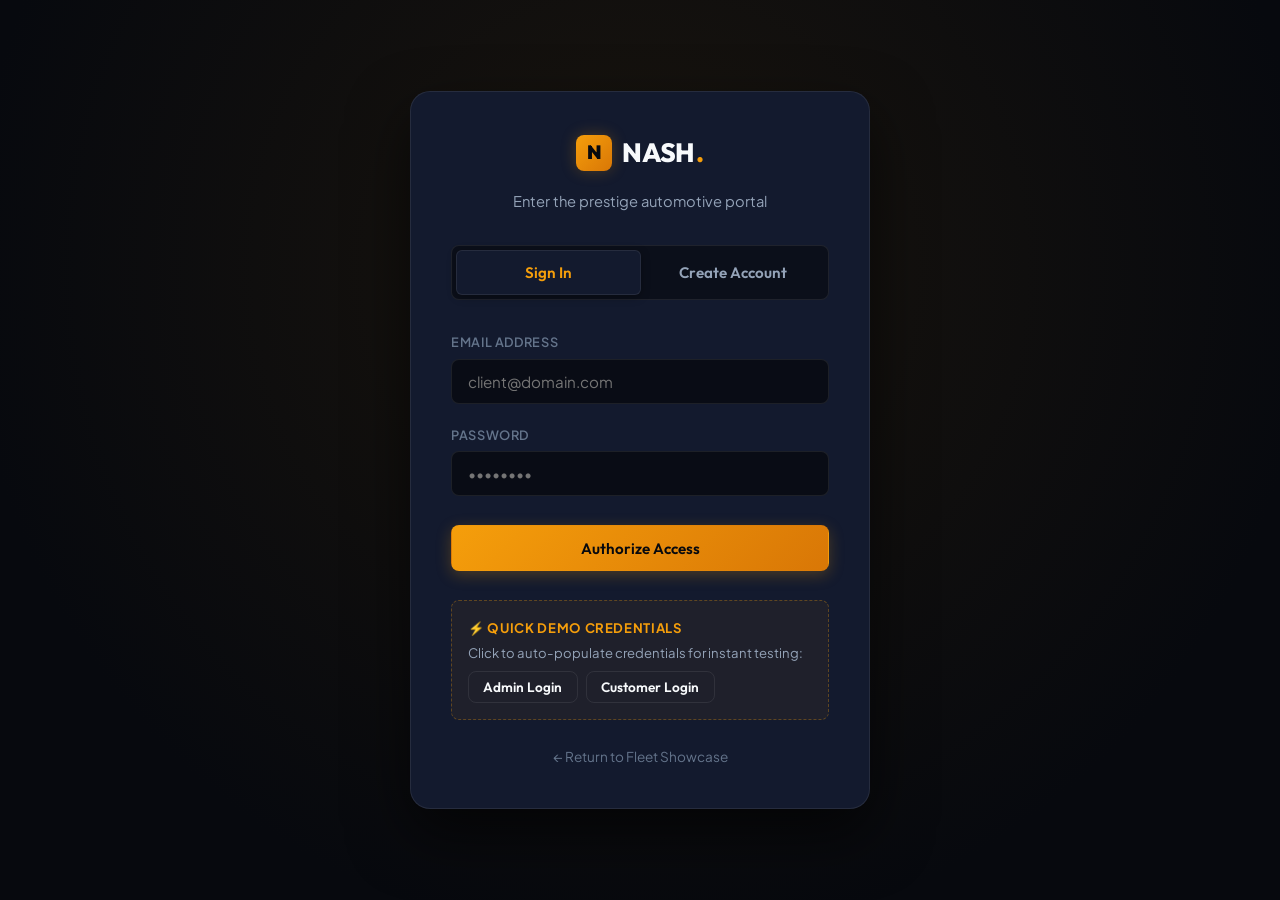
<file: backend/target/classes/static/admin.html>
<!DOCTYPE html>
<html lang="en">
<head>
    <meta charset="UTF-8">
    <meta name="viewport" content="width=device-width, initial-scale=1.0">
    <title>Executive Admin Console | Nash Car Rentals</title>
    <link rel="stylesheet" href="css/style.css">
    <link rel="stylesheet" href="css/admin.css">
    <link rel="preconnect" href="https://fonts.googleapis.com">
    <link rel="preconnect" href="https://fonts.gstatic.com" crossorigin>
</head>
<body>

    <div class="admin-layout">
        <!-- Sidebar -->
        <aside class="admin-sidebar">
            <div class="sidebar-brand">
                <div class="brand-icon">N</div>
                <div>
                    <span class="brand-name" style="font-weight: 800; font-size: 1.25rem;">NASH</span>
                    <span class="brand-accent" style="font-size: 0.75rem; text-transform: uppercase; display: block; color: var(--accent-cyan);">Control Panel</span>
                </div>
            </div>

            <ul class="sidebar-menu">
                <li class="sidebar-link active" data-section="overview">
                    <span>📊</span>
                    <span>Overview & Metrics</span>
                </li>
                <li class="sidebar-link" data-section="fleet">
                    <span>🏎️</span>
                    <span>Fleet Inventory</span>
                </li>
                <li class="sidebar-link" data-section="bookings">
                    <span>📋</span>
                    <span>Rental Bookings</span>
                </li>
            </ul>

            <div class="sidebar-footer">
                <a href="index.html" class="btn btn-outline btn-sm" style="width: 100%; justify-content: flex-start;">
                    <span>&larr;</span> <span>Showroom</span>
                </a>
                <button id="admin-logout-btn" class="btn btn-danger btn-sm" style="width: 100%; justify-content: flex-start;">
                    <span>🚪</span> <span>Sign Out</span>
                </button>
            </div>
        </aside>

        <!-- Main Content Area -->
        <main class="admin-main">
            <!-- Topbar -->
            <div class="admin-topbar">
                <div class="admin-title-wrap">
                    <h1>Executive Command</h1>
                    <p>Live operational telemetry and luxury fleet resource management.</p>
                </div>
                <div>
                    <button id="btn-add-car" class="btn btn-primary">
                        <span>+ Add New Vehicle</span>
                    </button>
                </div>
            </div>

            <!-- Summary KPI Metric Cards -->
            <div class="stats-grid">
                <div class="stat-card">
                    <div class="stat-icon-wrap stat-icon-revenue">💰</div>
                    <div class="stat-title">Gross Revenue</div>
                    <div class="stat-number" id="stat-revenue">$0.00</div>
                </div>

                <div class="stat-card">
                    <div class="stat-icon-wrap stat-icon-rentals">⚡</div>
                    <div class="stat-title">Active Rentals</div>
                    <div class="stat-number" id="stat-active-rentals">0</div>
                </div>

                <div class="stat-card">
                    <div class="stat-icon-wrap stat-icon-fleet">✨</div>
                    <div class="stat-title">Available Fleet</div>
                    <div class="stat-number" id="stat-available-fleet">0</div>
                </div>

                <div class="stat-card">
                    <div class="stat-icon-wrap stat-icon-pending">🏁</div>
                    <div class="stat-title">Total Vehicles</div>
                    <div class="stat-number" id="stat-total-fleet">0</div>
                </div>
            </div>

            <!-- SECTION 1: OVERVIEW -->
            <section class="admin-section active" id="section-overview">
                <div class="section-actions-bar">
                    <h2 style="font-size: 1.4rem;">Recent Operations</h2>
                    <span style="color: var(--text-muted); font-size: 0.88rem;">Live system sync enabled</span>
                </div>

                <!-- Combined Summary Card -->
                <div style="background: var(--bg-card); border: 1px solid var(--border-color); border-radius: var(--radius-md); padding: 2rem; margin-bottom: 2rem;">
                    <h3 style="margin-bottom: 0.5rem; font-size: 1.2rem;">Quick Operations Guide</h3>
                    <p style="color: var(--text-secondary); max-width: 800px; margin-bottom: 1.5rem; line-height: 1.6;">
                        From this executive terminal, managers can inspect incoming reservations, approve or reject customer applications, deploy newly acquired exotic inventory, and monitor gross revenue.
                    </p>
                    <div style="display: flex; gap: 1rem; flex-wrap: wrap;">
                        <button class="btn btn-outline btn-sm" onclick="document.querySelector('[data-section=\'bookings\']').click()">Review Rental Requests</button>
                        <button class="btn btn-outline btn-sm" onclick="document.querySelector('[data-section=\'fleet\']').click()">Manage Fleet Inventory</button>
                    </div>
                </div>
            </section>

            <!-- SECTION 2: FLEET INVENTORY -->
            <section class="admin-section" id="section-fleet">
                <div class="section-actions-bar">
                    <h2 style="font-size: 1.4rem;">Fleet Inventory Management</h2>
                </div>

                <div class="table-card">
                    <div class="table-responsive">
                        <table class="admin-table">
                            <thead>
                                <tr>
                                    <th>ID</th>
                                    <th>Vehicle</th>
                                    <th>Category</th>
                                    <th>Daily Rate</th>
                                    <th>Status</th>
                                    <th>Actions</th>
                                </tr>
                            </thead>
                            <tbody id="fleet-table-body">
                                <!-- Populated dynamically by admin.js -->
                            </tbody>
                        </table>
                    </div>
                </div>
            </section>

            <!-- SECTION 3: BOOKINGS -->
            <section class="admin-section" id="section-bookings">
                <div class="section-actions-bar">
                    <h2 style="font-size: 1.4rem;">Rental Applications & Bookings</h2>
                    
                    <div class="category-pills">
                        <button class="pill-btn booking-filter-btn active" data-status="ALL">All Requests</button>
                        <button class="pill-btn booking-filter-btn" data-status="PENDING">Pending</button>
                        <button class="pill-btn booking-filter-btn" data-status="CONFIRMED">Confirmed</button>
                        <button class="pill-btn booking-filter-btn" data-status="COMPLETED">Completed</button>
                        <button class="pill-btn booking-filter-btn" data-status="CANCELLED">Cancelled</button>
                    </div>
                </div>

                <div class="table-card">
                    <div class="table-responsive">
                        <table class="admin-table">
                            <thead>
                                <tr>
                                    <th>Booking ID</th>
                                    <th>Client</th>
                                    <th>Vehicle</th>
                                    <th>Dates</th>
                                    <th>Total</th>
                                    <th>Status</th>
                                    <th>Actions</th>
                                </tr>
                            </thead>
                            <tbody id="bookings-table-body">
                                <!-- Populated dynamically by admin.js -->
                            </tbody>
                        </table>
                    </div>
                </div>
            </section>
        </main>
    </div>

    <!-- Add / Edit Car Modal -->
    <div class="modal-overlay" id="car-modal">
        <div class="modal-content" style="max-width: 680px;">
            <button class="modal-close" id="car-modal-close">&times;</button>
            <h2 class="modal-title" id="car-modal-title">Add New Fleet Vehicle</h2>
            <p class="modal-desc">Enter vehicle specifications to register it into active showroom rotation.</p>

            <form id="car-form">
                <div class="form-grid">
                    <div class="form-group">
                        <label style="display: block; font-size: 0.8rem; font-weight: 600; color: var(--text-muted); margin-bottom: 6px;">BRAND / MAKE</label>
                        <input type="text" id="car-brand" class="input-field" placeholder="e.g. Porsche" required>
                    </div>

                    <div class="form-group">
                        <label style="display: block; font-size: 0.8rem; font-weight: 600; color: var(--text-muted); margin-bottom: 6px;">MODEL</label>
                        <input type="text" id="car-model" class="input-field" placeholder="e.g. 911 GT3 RS" required>
                    </div>

                    <div class="form-group">
                        <label style="display: block; font-size: 0.8rem; font-weight: 600; color: var(--text-muted); margin-bottom: 6px;">MODEL YEAR</label>
                        <input type="number" id="car-year" class="input-field" placeholder="2024" min="1990" max="2030" required>
                    </div>

                    <div class="form-group">
                        <label style="display: block; font-size: 0.8rem; font-weight: 600; color: var(--text-muted); margin-bottom: 6px;">CATEGORY</label>
                        <select id="car-category" class="select-field" required>
                            <option value="Sports">Sports</option>
                            <option value="Luxury">Luxury</option>
                            <option value="SUV">SUV</option>
                            <option value="Sedan">Sedan</option>
                        </select>
                    </div>

                    <div class="form-group">
                        <label style="display: block; font-size: 0.8rem; font-weight: 600; color: var(--text-muted); margin-bottom: 6px;">DAILY RATE ($ USD)</label>
                        <input type="number" id="car-daily-rate" class="input-field" step="0.01" min="1" placeholder="850.00" required>
                    </div>

                    <div class="form-group">
                        <label style="display: block; font-size: 0.8rem; font-weight: 600; color: var(--text-muted); margin-bottom: 6px;">INITIAL STATUS</label>
                        <select id="car-status" class="select-field" required>
                            <option value="AVAILABLE">AVAILABLE</option>
                            <option value="RENTED">RENTED</option>
                            <option value="MAINTENANCE">MAINTENANCE</option>
                        </select>
                    </div>

                    <div class="form-group form-group-full">
                        <label style="display: block; font-size: 0.8rem; font-weight: 600; color: var(--text-muted); margin-bottom: 6px;">IMAGE URL (UNSPLASH OR CDN)</label>
                        <input type="url" id="car-image-url" class="input-field" placeholder="https://images.unsplash.com/photo-..." required>
                    </div>

                    <div class="form-group">
                        <label style="display: block; font-size: 0.8rem; font-weight: 600; color: var(--text-muted); margin-bottom: 6px;">TRANSMISSION</label>
                        <input type="text" id="car-transmission" class="input-field" placeholder="Automatic (PDK)" value="Automatic">
                    </div>

                    <div class="form-group">
                        <label style="display: block; font-size: 0.8rem; font-weight: 600; color: var(--text-muted); margin-bottom: 6px;">FUEL TYPE</label>
                        <input type="text" id="car-fuel" class="input-field" placeholder="Petrol / Electric / Hybrid" value="Petrol">
                    </div>

                    <div class="form-group">
                        <label style="display: block; font-size: 0.8rem; font-weight: 600; color: var(--text-muted); margin-bottom: 6px;">SEATING CAPACITY</label>
                        <input type="number" id="car-seats" class="input-field" placeholder="2" min="1" max="10" value="5">
                    </div>
                </div>

                <div class="form-actions">
                    <button type="button" id="car-modal-cancel" class="btn btn-outline">Cancel</button>
                    <button type="submit" class="btn btn-primary">Save Vehicle</button>
                </div>
            </form>
        </div>
    </div>

    <!-- Scripts -->
    <script src="js/api.js"></script>
    <script src="js/admin.js"></script>
</body>
</html>
</file>
<file: backend/target/classes/static/css/style.css>
/* -------------------------------------------------------------
   NASH CAR RENTALS - GLOBAL STYLESHEET
   Aesthetic: Dark, Sleek, Precision Luxury Automotive
   ------------------------------------------------------------- */

@import url('https://fonts.googleapis.com/css2?family=Outfit:wght@300;400;500;600;700;800&family=Plus+Jakarta+Sans:wght@300;400;500;600;700&display=swap');

:root {
    --bg-primary: #07090e;
    --bg-secondary: #0d121f;
    --bg-surface: #131a2e;
    --bg-card: rgba(19, 26, 46, 0.7);
    --bg-card-hover: rgba(28, 38, 66, 0.85);

    --border-color: rgba(255, 255, 255, 0.08);
    --border-focus: rgba(245, 158, 11, 0.6);

    --accent-amber: #f59e0b;
    --accent-amber-glow: rgba(245, 158, 11, 0.25);
    --accent-gold: #fbbf24;
    --accent-cyan: #06b6d4;
    --accent-red: #ef4444;
    --accent-green: #10b981;

    --text-primary: #f8fafc;
    --text-secondary: #94a3b8;
    --text-muted: #64748b;

    --font-heading: 'Outfit', sans-serif;
    --font-body: 'Plus Jakarta Sans', sans-serif;

    --radius-sm: 8px;
    --radius-md: 14px;
    --radius-lg: 20px;
    --radius-full: 9999px;

    --shadow-subtle: 0 4px 20px rgba(0, 0, 0, 0.4);
    --shadow-glow: 0 0 25px rgba(245, 158, 11, 0.25);
    --transition: all 0.25s cubic-bezier(0.16, 1, 0.3, 1);
}

*, *::before, *::after {
    box-sizing: border-box;
    margin: 0;
    padding: 0;
}

body {
    background-color: var(--bg-primary);
    color: var(--text-primary);
    font-family: var(--font-body);
    font-size: 15px;
    line-height: 1.6;
    overflow-x: hidden;
    min-height: 100vh;
}

/* Typography */
h1, h2, h3, h4, h5, h6 {
    font-family: var(--font-heading);
    color: var(--text-primary);
    font-weight: 700;
    letter-spacing: -0.02em;
}

a {
    color: inherit;
    text-decoration: none;
    transition: var(--transition);
}

/* Header & Navbar */
.header {
    position: sticky;
    top: 0;
    z-index: 100;
    backdrop-filter: blur(16px);
    -webkit-backdrop-filter: blur(16px);
    background: rgba(7, 9, 14, 0.85);
    border-bottom: 1px solid var(--border-color);
}

.nav-container {
    max-width: 1320px;
    margin: 0 auto;
    padding: 1.1rem 2rem;
    display: flex;
    align-items: center;
    justify-content: space-between;
}

.brand-logo {
    display: flex;
    align-items: center;
    gap: 10px;
    font-family: var(--font-heading);
    font-size: 1.65rem;
    font-weight: 800;
    letter-spacing: -0.03em;
}

.brand-icon {
    width: 36px;
    height: 36px;
    background: linear-gradient(135deg, var(--accent-amber), #d97706);
    border-radius: var(--radius-sm);
    display: flex;
    align-items: center;
    justify-content: center;
    color: #07090e;
    font-weight: 900;
    font-size: 1.2rem;
    box-shadow: 0 0 15px var(--accent-amber-glow);
}

.brand-name {
    color: var(--text-primary);
}

.brand-accent {
    color: var(--accent-amber);
    margin-left: 2px;
}

.nav-links {
    display: flex;
    align-items: center;
    gap: 2rem;
    list-style: none;
}

.nav-links a {
    color: var(--text-secondary);
    font-size: 0.95rem;
    font-weight: 500;
}

.nav-links a:hover, .nav-links a.active {
    color: var(--text-primary);
}

.nav-auth {
    display: flex;
    align-items: center;
    gap: 1rem;
}

/* Buttons */
.btn {
    display: inline-flex;
    align-items: center;
    justify-content: center;
    gap: 8px;
    padding: 0.65rem 1.4rem;
    border-radius: var(--radius-sm);
    font-family: var(--font-heading);
    font-size: 0.95rem;
    font-weight: 600;
    cursor: pointer;
    transition: var(--transition);
    border: 1px solid transparent;
    text-decoration: none;
}

.btn-primary {
    background: linear-gradient(135deg, var(--accent-amber), #d97706);
    color: #07090e;
    box-shadow: 0 4px 15px var(--accent-amber-glow);
}

.btn-primary:hover {
    transform: translateY(-2px);
    box-shadow: 0 6px 22px rgba(245, 158, 11, 0.4);
    background: linear-gradient(135deg, #fbbf24, #f59e0b);
}

.btn-outline {
    background: transparent;
    border: 1px solid var(--border-color);
    color: var(--text-primary);
}

.btn-outline:hover {
    border-color: var(--accent-amber);
    color: var(--accent-amber);
    background: rgba(245, 158, 11, 0.05);
}

.btn-admin {
    background: rgba(6, 182, 212, 0.12);
    border: 1px solid rgba(6, 182, 212, 0.4);
    color: var(--accent-cyan);
}

.btn-admin:hover {
    background: rgba(6, 182, 212, 0.25);
    color: #fff;
    box-shadow: 0 0 15px rgba(6, 182, 212, 0.3);
}

.btn-sm {
    padding: 0.4rem 0.9rem;
    font-size: 0.85rem;
}

.btn-danger {
    background: rgba(239, 68, 68, 0.15);
    border: 1px solid rgba(239, 68, 68, 0.4);
    color: #f87171;
}

.btn-danger:hover {
    background: var(--accent-red);
    color: #fff;
}

.btn-success {
    background: rgba(16, 185, 129, 0.15);
    border: 1px solid rgba(16, 185, 129, 0.4);
    color: #34d399;
}

.btn-success:hover {
    background: var(--accent-green);
    color: #fff;
}

/* Hero Section */
.hero {
    position: relative;
    padding: 5.5rem 2rem 4rem;
    overflow: hidden;
    background: radial-gradient(circle at 50% 20%, rgba(245, 158, 11, 0.08) 0%, rgba(7, 9, 14, 0) 70%);
}

.hero-content {
    max-width: 1000px;
    margin: 0 auto;
    text-align: center;
}

.hero-tag {
    display: inline-flex;
    align-items: center;
    gap: 8px;
    padding: 0.35rem 1rem;
    background: rgba(245, 158, 11, 0.1);
    border: 1px solid rgba(245, 158, 11, 0.3);
    border-radius: var(--radius-full);
    color: var(--accent-amber);
    font-size: 0.85rem;
    font-weight: 600;
    text-transform: uppercase;
    letter-spacing: 0.06em;
    margin-bottom: 1.5rem;
}

.hero-title {
    font-size: 3.8rem;
    line-height: 1.1;
    margin-bottom: 1.5rem;
    background: linear-gradient(180deg, #ffffff 30%, #94a3b8 100%);
    -webkit-background-clip: text;
    -webkit-text-fill-color: transparent;
}

.hero-subtitle {
    color: var(--text-secondary);
    font-size: 1.15rem;
    max-width: 650px;
    margin: 0 auto 3rem;
}

/* Quick Filter / Search Bar */
.filter-bar-card {
    max-width: 1100px;
    margin: -1.5rem auto 3rem;
    padding: 1.5rem;
    background: var(--bg-card);
    backdrop-filter: blur(20px);
    border: 1px solid var(--border-color);
    border-radius: var(--radius-lg);
    box-shadow: var(--shadow-subtle);
    position: relative;
    z-index: 20;
}

.filter-grid {
    display: grid;
    grid-template-columns: 2fr 1.5fr 1.5fr auto;
    gap: 1rem;
    align-items: center;
}

.filter-group {
    display: flex;
    flex-direction: column;
    gap: 6px;
}

.filter-group label {
    font-size: 0.8rem;
    font-weight: 600;
    color: var(--text-muted);
    text-transform: uppercase;
    letter-spacing: 0.05em;
}

.input-field, .select-field {
    width: 100%;
    padding: 0.75rem 1rem;
    background: rgba(7, 9, 14, 0.75);
    border: 1px solid var(--border-color);
    border-radius: var(--radius-sm);
    color: var(--text-primary);
    font-family: var(--font-body);
    font-size: 0.95rem;
    outline: none;
    transition: var(--transition);
}

.input-field:focus, .select-field:focus {
    border-color: var(--accent-amber);
    box-shadow: 0 0 0 3px rgba(245, 158, 11, 0.15);
}

/* Fleet Showcase Section */
.section-fleet {
    max-width: 1320px;
    margin: 0 auto;
    padding: 2rem 2rem 5rem;
}

.section-header {
    display: flex;
    justify-content: space-between;
    align-items: flex-end;
    margin-bottom: 2.2rem;
    flex-wrap: wrap;
    gap: 1rem;
}

.section-title {
    font-size: 2.2rem;
    color: var(--text-primary);
}

.section-desc {
    color: var(--text-secondary);
    margin-top: 0.35rem;
}

/* Category Filter Pills */
.category-pills {
    display: flex;
    gap: 0.65rem;
    flex-wrap: wrap;
}

.pill-btn {
    background: var(--bg-surface);
    border: 1px solid var(--border-color);
    color: var(--text-secondary);
    padding: 0.5rem 1.1rem;
    border-radius: var(--radius-full);
    font-size: 0.9rem;
    font-weight: 500;
    cursor: pointer;
    transition: var(--transition);
}

.pill-btn:hover {
    color: var(--text-primary);
    border-color: rgba(255, 255, 255, 0.2);
}

.pill-btn.active {
    background: var(--accent-amber);
    border-color: var(--accent-amber);
    color: #07090e;
    font-weight: 700;
    box-shadow: 0 2px 10px var(--accent-amber-glow);
}

/* Car Fleet Grid */
.cars-grid {
    display: grid;
    grid-template-columns: repeat(auto-fill, minmax(350px, 1fr));
    gap: 2rem;
}

.car-card {
    background: var(--bg-card);
    border: 1px solid var(--border-color);
    border-radius: var(--radius-md);
    overflow: hidden;
    transition: var(--transition);
    display: flex;
    flex-direction: column;
    backdrop-filter: blur(10px);
    position: relative;
}

.car-card:hover {
    transform: translateY(-6px);
    border-color: rgba(245, 158, 11, 0.4);
    box-shadow: 0 12px 30px rgba(0, 0, 0, 0.5), 0 0 20px rgba(245, 158, 11, 0.15);
    background: var(--bg-card-hover);
}

.card-image-wrap {
    position: relative;
    width: 100%;
    height: 220px;
    background: #000;
    overflow: hidden;
}

.card-image {
    width: 100%;
    height: 100%;
    object-fit: cover;
    transition: transform 0.6s ease;
}

.car-card:hover .card-image {
    transform: scale(1.05);
}

.card-badge-status {
    position: absolute;
    top: 14px;
    left: 14px;
    padding: 0.3rem 0.75rem;
    border-radius: var(--radius-full);
    font-size: 0.75rem;
    font-weight: 700;
    text-transform: uppercase;
    letter-spacing: 0.05em;
    backdrop-filter: blur(8px);
}

.status-available {
    background: rgba(16, 185, 129, 0.2);
    color: #34d399;
    border: 1px solid rgba(16, 185, 129, 0.4);
}

.status-rented {
    background: rgba(239, 68, 68, 0.2);
    color: #f87171;
    border: 1px solid rgba(239, 68, 68, 0.4);
}

.status-maintenance {
    background: rgba(245, 158, 11, 0.2);
    color: #fbbf24;
    border: 1px solid rgba(245, 158, 11, 0.4);
}

.card-badge-category {
    position: absolute;
    top: 14px;
    right: 14px;
    padding: 0.3rem 0.75rem;
    border-radius: var(--radius-full);
    background: rgba(7, 9, 14, 0.75);
    color: #cbd5e1;
    border: 1px solid var(--border-color);
    font-size: 0.75rem;
    font-weight: 600;
}

.card-body {
    padding: 1.5rem;
    display: flex;
    flex-direction: column;
    flex-grow: 1;
}

.card-header-info {
    display: flex;
    justify-content: space-between;
    align-items: flex-start;
    margin-bottom: 0.8rem;
}

.car-title {
    font-size: 1.3rem;
    color: var(--text-primary);
}

.car-subtitle {
    font-size: 0.85rem;
    color: var(--text-muted);
}

.car-price-block {
    text-align: right;
}

.car-price-value {
    font-family: var(--font-heading);
    font-size: 1.5rem;
    font-weight: 800;
    color: var(--accent-amber);
}

.car-price-unit {
    font-size: 0.75rem;
    color: var(--text-muted);
}

.car-specs {
    display: grid;
    grid-template-columns: repeat(3, 1fr);
    gap: 0.5rem;
    margin: 1rem 0 1.4rem;
    padding: 0.85rem 0;
    border-top: 1px solid var(--border-color);
    border-bottom: 1px solid var(--border-color);
}

.spec-item {
    display: flex;
    flex-direction: column;
    align-items: center;
    text-align: center;
    gap: 3px;
}

.spec-label {
    font-size: 0.75rem;
    color: var(--text-muted);
    text-transform: uppercase;
}

.spec-value {
    font-size: 0.88rem;
    font-weight: 600;
    color: var(--text-primary);
}

.card-actions {
    margin-top: auto;
}

/* Modals */
.modal-overlay {
    position: fixed;
    top: 0;
    left: 0;
    width: 100vw;
    height: 100vh;
    background: rgba(4, 6, 10, 0.85);
    backdrop-filter: blur(12px);
    z-index: 1000;
    display: none;
    align-items: center;
    justify-content: center;
    padding: 1.5rem;
}

.modal-overlay.active {
    display: flex;
}

.modal-content {
    background: var(--bg-surface);
    border: 1px solid var(--border-color);
    border-radius: var(--radius-lg);
    width: 100%;
    max-width: 650px;
    max-height: 90vh;
    overflow-y: auto;
    box-shadow: 0 25px 50px -12px rgba(0, 0, 0, 0.75);
    position: relative;
    padding: 2.2rem;
    animation: modalSlide 0.3s cubic-bezier(0.16, 1, 0.3, 1);
}

@keyframes modalSlide {
    from {
        opacity: 0;
        transform: translateY(20px) scale(0.97);
    }
    to {
        opacity: 1;
        transform: translateY(0) scale(1);
    }
}

.modal-close {
    position: absolute;
    top: 1.5rem;
    right: 1.5rem;
    background: rgba(255, 255, 255, 0.05);
    border: 1px solid var(--border-color);
    width: 34px;
    height: 34px;
    border-radius: 50%;
    color: var(--text-secondary);
    display: flex;
    align-items: center;
    justify-content: center;
    cursor: pointer;
    transition: var(--transition);
}

.modal-close:hover {
    background: rgba(255, 255, 255, 0.15);
    color: #fff;
}

.modal-title {
    font-size: 1.6rem;
    margin-bottom: 0.3rem;
}

.modal-desc {
    color: var(--text-secondary);
    margin-bottom: 1.8rem;
    font-size: 0.95rem;
}

/* Toast Container */
.toast-container {
    position: fixed;
    bottom: 2rem;
    right: 2rem;
    z-index: 9999;
    display: flex;
    flex-direction: column;
    gap: 0.75rem;
}

.toast-item {
    display: flex;
    align-items: center;
    gap: 12px;
    padding: 0.85rem 1.4rem;
    background: rgba(19, 26, 46, 0.95);
    border: 1px solid var(--border-color);
    border-radius: var(--radius-sm);
    box-shadow: 0 10px 25px rgba(0, 0, 0, 0.5);
    backdrop-filter: blur(12px);
    color: var(--text-primary);
    font-size: 0.92rem;
    animation: toastIn 0.3s cubic-bezier(0.16, 1, 0.3, 1);
    min-width: 260px;
}

@keyframes toastIn {
    from {
        opacity: 0;
        transform: translateY(15px);
    }
    to {
        opacity: 1;
        transform: translateY(0);
    }
}

.toast-item.fade-out {
    opacity: 0;
    transform: translateY(10px);
    transition: all 0.35s ease;
}

.toast-icon {
    font-weight: 800;
    font-size: 1.1rem;
}

.toast-success {
    border-color: rgba(16, 185, 129, 0.5);
}
.toast-success .toast-icon {
    color: var(--accent-green);
}

.toast-error {
    border-color: rgba(239, 68, 68, 0.5);
}
.toast-error .toast-icon {
    color: var(--accent-red);
}

.toast-info {
    border-color: rgba(6, 182, 212, 0.5);
}
.toast-info .toast-icon {
    color: var(--accent-cyan);
}

/* Footer */
.footer {
    border-top: 1px solid var(--border-color);
    padding: 3rem 2rem 2rem;
    background: rgba(7, 9, 14, 0.95);
    margin-top: auto;
}

.footer-container {
    max-width: 1320px;
    margin: 0 auto;
    display: flex;
    justify-content: space-between;
    align-items: center;
    flex-wrap: wrap;
    gap: 1.5rem;
}

.footer-copy {
    color: var(--text-muted);
    font-size: 0.88rem;
}

/* Responsive */
@media (max-width: 900px) {
    .filter-grid {
        grid-template-columns: 1fr;
    }
    .hero-title {
        font-size: 2.8rem;
    }
    .nav-links {
        display: none;
    }
}
</file>
<file: backend/target/classes/static/css/admin.css>
/* -------------------------------------------------------------
   NASH CAR RENTALS - ADMIN DASHBOARD STYLESHEET
   ------------------------------------------------------------- */

.admin-layout {
    display: flex;
    min-height: 100vh;
    background: var(--bg-primary);
}

/* Sidebar */
.admin-sidebar {
    width: 270px;
    background: var(--bg-secondary);
    border-right: 1px solid var(--border-color);
    display: flex;
    flex-direction: column;
    padding: 1.8rem 1.2rem;
    position: sticky;
    top: 0;
    height: 100vh;
}

.sidebar-brand {
    display: flex;
    align-items: center;
    gap: 12px;
    padding: 0 0.8rem 1.8rem;
    border-bottom: 1px solid var(--border-color);
    margin-bottom: 1.5rem;
}

.sidebar-menu {
    list-style: none;
    display: flex;
    flex-direction: column;
    gap: 0.5rem;
    flex-grow: 1;
}

.sidebar-link {
    display: flex;
    align-items: center;
    gap: 12px;
    padding: 0.85rem 1.1rem;
    border-radius: var(--radius-sm);
    color: var(--text-secondary);
    font-size: 0.95rem;
    font-weight: 500;
    transition: var(--transition);
    cursor: pointer;
}

.sidebar-link:hover {
    background: rgba(255, 255, 255, 0.04);
    color: var(--text-primary);
}

.sidebar-link.active {
    background: rgba(245, 158, 11, 0.12);
    color: var(--accent-amber);
    border: 1px solid rgba(245, 158, 11, 0.3);
    font-weight: 600;
}

.sidebar-footer {
    padding-top: 1.5rem;
    border-top: 1px solid var(--border-color);
    display: flex;
    flex-direction: column;
    gap: 0.75rem;
}

/* Main Content Area */
.admin-main {
    flex-grow: 1;
    padding: 2.2rem 2.8rem;
    overflow-y: auto;
    max-width: 1600px;
}

.admin-topbar {
    display: flex;
    justify-content: space-between;
    align-items: center;
    margin-bottom: 2.2rem;
    flex-wrap: wrap;
    gap: 1rem;
}

.admin-title-wrap h1 {
    font-size: 2.2rem;
    margin-bottom: 0.3rem;
}

.admin-title-wrap p {
    color: var(--text-secondary);
    font-size: 0.95rem;
}

/* Stats Cards Grid */
.stats-grid {
    display: grid;
    grid-template-columns: repeat(auto-fit, minmax(240px, 1fr));
    gap: 1.5rem;
    margin-bottom: 2.8rem;
}

.stat-card {
    background: var(--bg-card);
    border: 1px solid var(--border-color);
    border-radius: var(--radius-md);
    padding: 1.6rem;
    position: relative;
    overflow: hidden;
    transition: var(--transition);
}

.stat-card:hover {
    transform: translateY(-4px);
    border-color: rgba(255, 255, 255, 0.2);
    box-shadow: var(--shadow-subtle);
}

.stat-icon-wrap {
    width: 44px;
    height: 44px;
    border-radius: var(--radius-sm);
    display: flex;
    align-items: center;
    justify-content: center;
    font-size: 1.3rem;
    margin-bottom: 1.2rem;
}

.stat-icon-revenue {
    background: rgba(245, 158, 11, 0.15);
    color: var(--accent-amber);
}

.stat-icon-rentals {
    background: rgba(6, 182, 212, 0.15);
    color: var(--accent-cyan);
}

.stat-icon-fleet {
    background: rgba(16, 185, 129, 0.15);
    color: var(--accent-green);
}

.stat-icon-pending {
    background: rgba(249, 115, 22, 0.15);
    color: #f97316;
}

.stat-title {
    font-size: 0.85rem;
    text-transform: uppercase;
    letter-spacing: 0.05em;
    color: var(--text-muted);
    margin-bottom: 0.35rem;
}

.stat-number {
    font-family: var(--font-heading);
    font-size: 2.1rem;
    font-weight: 800;
    color: var(--text-primary);
}

/* Sections & Tabs */
.admin-section {
    display: none;
}

.admin-section.active {
    display: block;
    animation: fadeIn 0.3s ease;
}

@keyframes fadeIn {
    from { opacity: 0; transform: translateY(6px); }
    to { opacity: 1; transform: translateY(0); }
}

.section-actions-bar {
    display: flex;
    justify-content: space-between;
    align-items: center;
    margin-bottom: 1.5rem;
    flex-wrap: wrap;
    gap: 1rem;
}

/* Tables */
.table-card {
    background: var(--bg-card);
    border: 1px solid var(--border-color);
    border-radius: var(--radius-md);
    overflow: hidden;
    box-shadow: var(--shadow-subtle);
}

.table-responsive {
    width: 100%;
    overflow-x: auto;
}

.admin-table {
    width: 100%;
    border-collapse: collapse;
    text-align: left;
    font-size: 0.92rem;
}

.admin-table th {
    background: rgba(255, 255, 255, 0.02);
    padding: 1rem 1.4rem;
    color: var(--text-muted);
    font-weight: 600;
    text-transform: uppercase;
    font-size: 0.75rem;
    letter-spacing: 0.06em;
    border-bottom: 1px solid var(--border-color);
}

.admin-table td {
    padding: 1.1rem 1.4rem;
    border-bottom: 1px solid var(--border-color);
    color: var(--text-secondary);
    vertical-align: middle;
}

.admin-table tr:last-child td {
    border-bottom: none;
}

.admin-table tr:hover td {
    background: rgba(255, 255, 255, 0.02);
    color: var(--text-primary);
}

.car-cell {
    display: flex;
    align-items: center;
    gap: 12px;
}

.car-thumb {
    width: 48px;
    height: 36px;
    border-radius: var(--radius-sm);
    object-fit: cover;
    border: 1px solid var(--border-color);
}

.badge {
    display: inline-flex;
    padding: 0.25rem 0.65rem;
    border-radius: var(--radius-full);
    font-size: 0.75rem;
    font-weight: 700;
    text-transform: uppercase;
    letter-spacing: 0.04em;
}

.badge-pending {
    background: rgba(245, 158, 11, 0.15);
    color: #fbbf24;
    border: 1px solid rgba(245, 158, 11, 0.3);
}

.badge-confirmed {
    background: rgba(16, 185, 129, 0.15);
    color: #34d399;
    border: 1px solid rgba(16, 185, 129, 0.3);
}

.badge-completed {
    background: rgba(6, 182, 212, 0.15);
    color: #38bdf8;
    border: 1px solid rgba(6, 182, 212, 0.3);
}

.badge-cancelled {
    background: rgba(239, 68, 68, 0.15);
    color: #f87171;
    border: 1px solid rgba(239, 68, 68, 0.3);
}

.action-buttons {
    display: flex;
    gap: 6px;
    align-items: center;
}

/* Modal Form Styles */
.form-grid {
    display: grid;
    grid-template-columns: repeat(2, 1fr);
    gap: 1.2rem;
    margin-top: 1rem;
}

.form-group-full {
    grid-column: span 2;
}

.form-actions {
    margin-top: 1.8rem;
    display: flex;
    justify-content: flex-end;
    gap: 1rem;
}

@media (max-width: 992px) {
    .admin-sidebar {
        width: 80px;
        padding: 1.2rem 0.6rem;
    }
    .sidebar-brand span, .sidebar-link span, .sidebar-footer button span {
        display: none;
    }
    .admin-main {
        padding: 1.5rem;
    }
}
</file>
